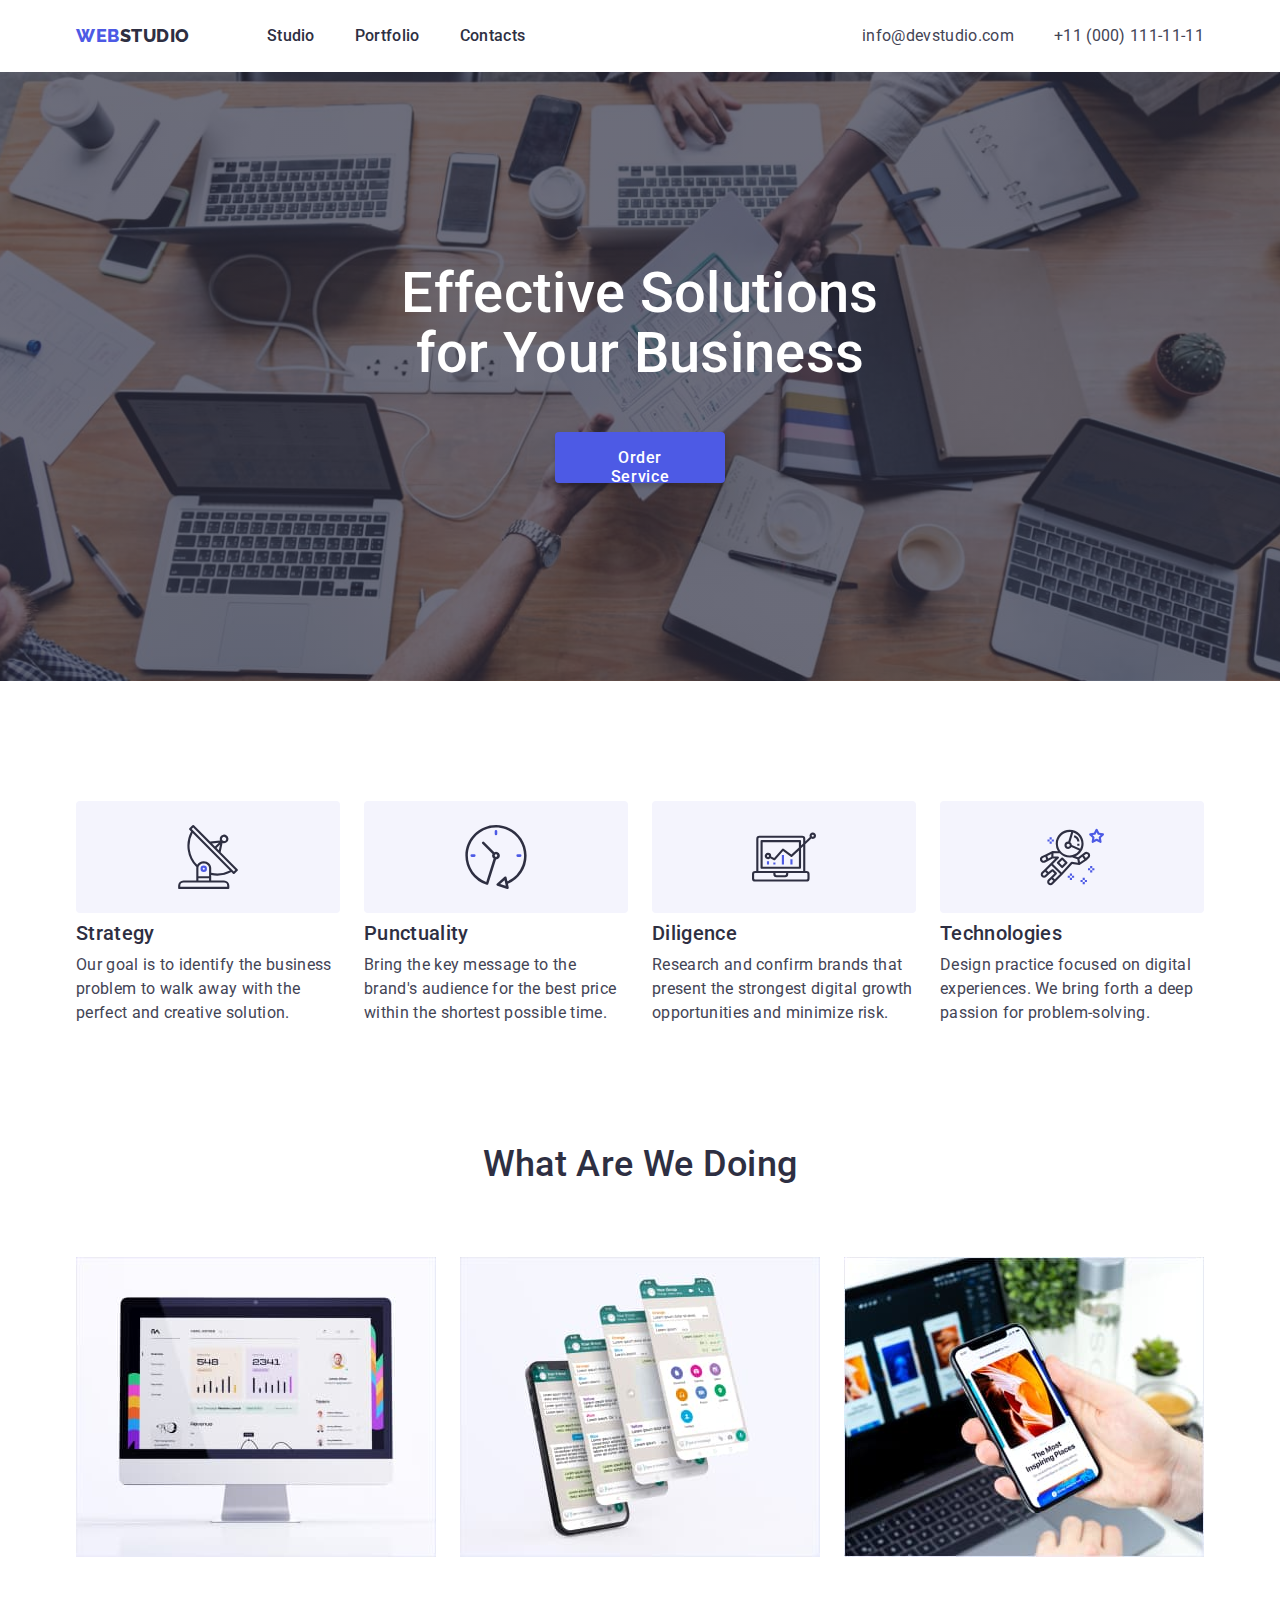
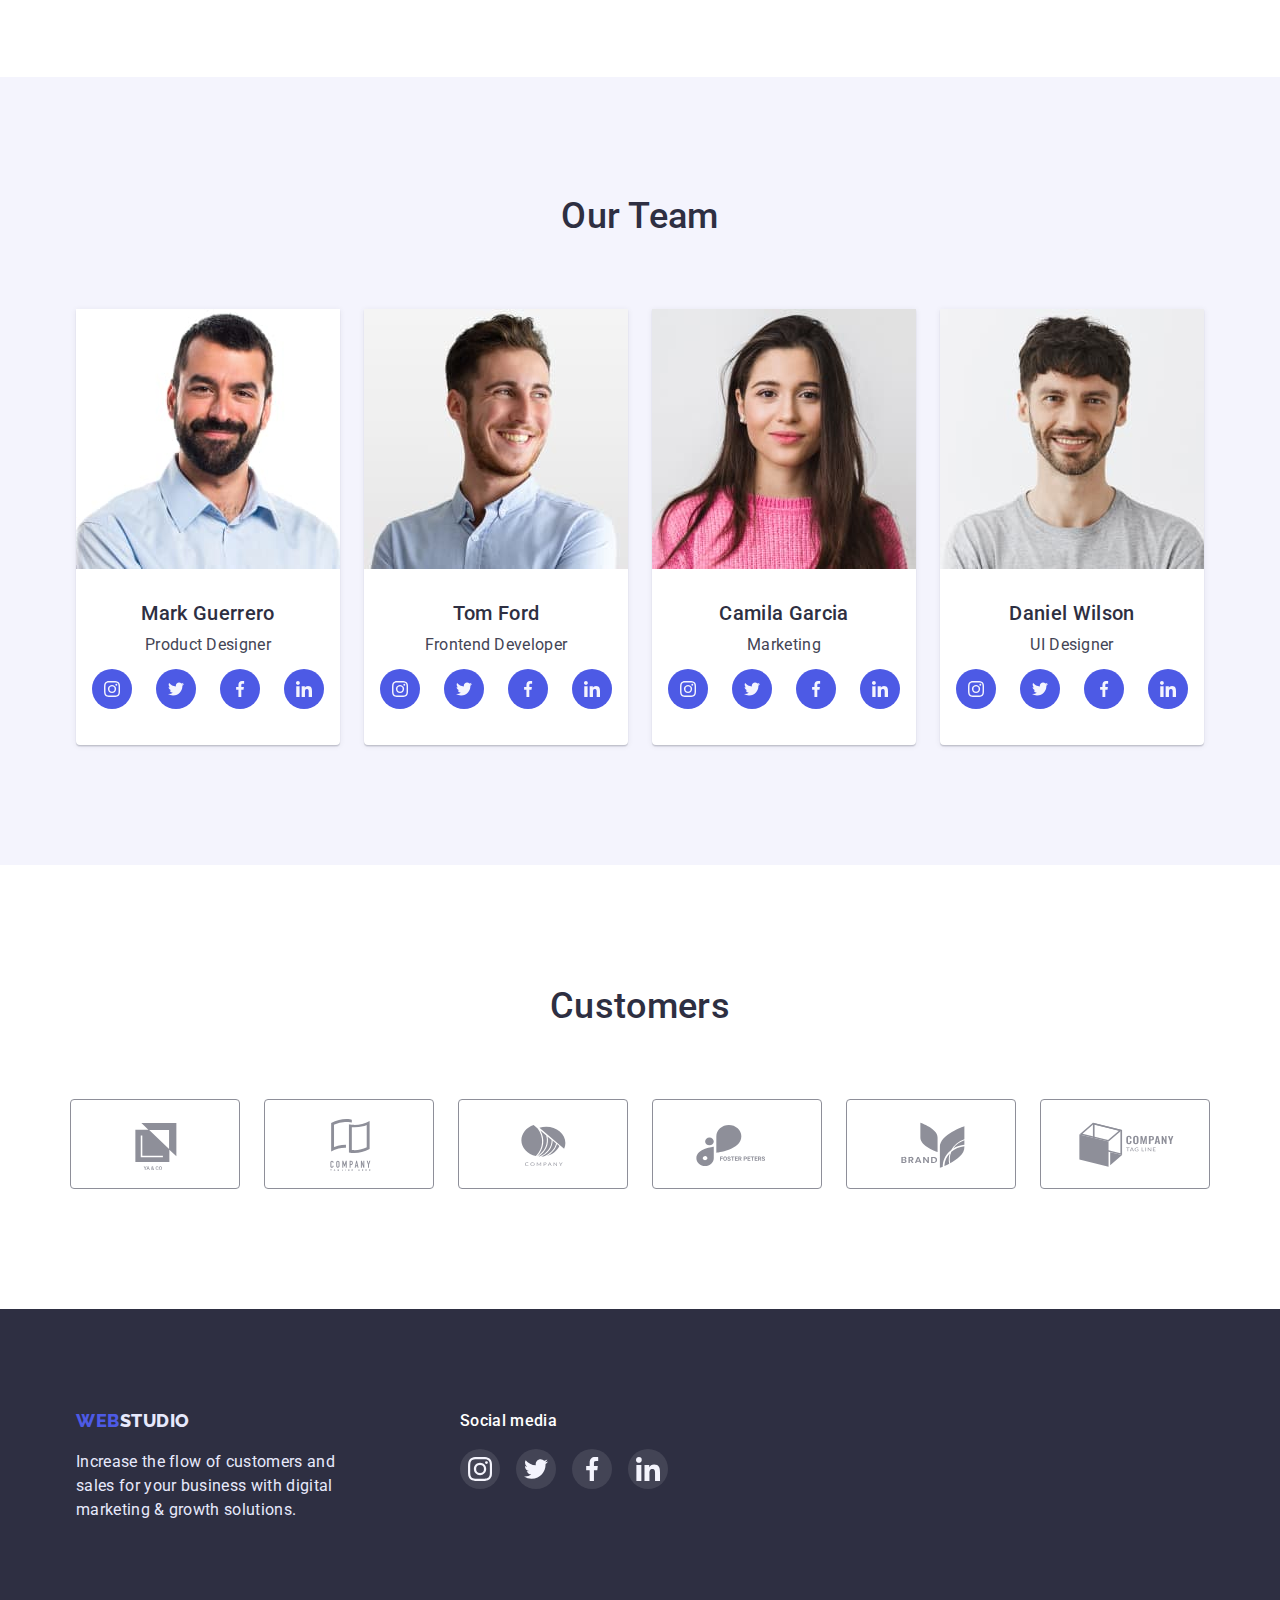
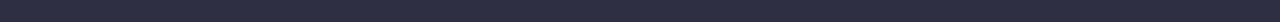
<file: index.html>
<!DOCTYPE html>
<html lang="en">
  <head>
    <meta charset="UTF-8" />
    <meta http-equiv="X-UA-Compatible" content="IE=edge" />
    <meta name="viewport" content="width=device-width, initial-scale=1.0" />
    <title lang="uk">Студія</title>
    <link rel="preconnect" href="https://fonts.googleapis.com" />
    <link rel="preconnect" href="https://fonts.gstatic.com" crossorigin />
    <link
      href="https://fonts.googleapis.com/css2?family=Raleway:wght@700&family=Roboto:wght@400;500;700;900&display=swap"
      rel="stylesheet"
    />
    <link
      rel="stylesheet"
      href="https://cdn.jsdelivr.net/npm/modern-normalize@1.1.0/modern-normalize.min.css"
    />
    <link rel="stylesheet" href="./CSS/styless.css" />
  </head>
  <body>
    <!-- site header -->
    <header class="header">
      <!-- navigation -->
      <div class="conteiner main-nav">
        <nav class="main-nav">
          <!-- logo -->
          <a href="./index.html" class="logo">
            <span class="logo-web">Web</span>Studio
          </a>
          <ul class="site-nav list">
            <li class="item"><a href="./index.html" class="link">Studio</a></li>
            <li class="item">
              <a href="./portfolio.html" class="link">Portfolio</a>
            </li>
            <li class="item"><a href="" class="link">Contacts</a></li>
          </ul>
        </nav>
        <!-- contacts -->
        <ul class="contacts list">
          <li class="item">
            <a href="mailto:info@devstudio.com" class="contact"
              >info@devstudio.com</a
            >
          </li>
          <li class="item">
            <a href="tel:+110001111111" class="contact">+11 (000) 111-11-11</a>
          </li>
        </ul>
      </div>
    </header>
    <!-- main content -->
    <main>
      <!-- hero -->
      <section class="hero">
        <div class="conteiner">
          <h1 class="hero-title">Effective Solutions for Your Business</h1>
          <button type="button" class="button primary">Order Service</button>
        </div>
      </section>
      <!-- list of features -->
      <section class="section-feature">
        <div class="conteiner">
          <h2 class="visually-hidden">List of features</h2>
          <ul class="feature list">
            <li class="item feature-item">
              <div class="feature-box-icon">
                <svg class="feature-icon" width="64" height="64">
                  <use href="./images/icons.svg#antenna"></use>
                </svg>
              </div>
              <h3 class="future-page">Strategy</h3>
              <p class="feature-text">
                Our goal is to identify the business problem to walk away with
                the perfect and creative solution.
              </p>
            </li>
            <li class="item feature-item">
              <div class="feature-box-icon">
                <svg class="feature-icon" width="64" height="64">
                  <use href="./images/icons.svg#clock"></use>
                </svg>
              </div>
              <h3 class="future-page">Punctuality</h3>
              <p class="feature-text">
                Bring the key message to the brand's audience for the best price
                within the shortest possible time.
              </p>
            </li>
            <li class="item feature-item">
              <div class="feature-box-icon">
                <svg class="feature-icon" width="64" height="64">
                  <use href="./images/icons.svg#diagram"></use>
                </svg>
              </div>
              <h3 class="future-page">Diligence</h3>
              <p class="feature-text">
                Research and confirm brands that present the strongest digital
                growth opportunities and minimize risk.
              </p>
            </li>
            <li class="item feature-item">
              <div class="feature-box-icon">
                <svg class="feature-icon" width="64" height="64">
                  <use href="./images/icons.svg#astronaut"></use>
                </svg>
              </div>
              <h3 class="future-page">Technologies</h3>
              <p class="feature-text">
                Design practice focused on digital experiences. We bring forth a
                deep passion for problem-solving.
              </p>
            </li>
          </ul>
        </div>
      </section>
      <!-- wot we do -->
      <section class="section-doing">
        <div class="conteiner">
          <h2 class="section-page">What are we doing</h2>
          <ul class="work list">
            <li class="item">
              <img
                src="./images/img-1.jpg"
                alt="Laptop applications"
                width="360"
                height="300"
              />
            </li>
            <li class="item">
              <img
                src="./images/img-2.jpg"
                alt="Smartphone applications"
                width="360"
                height="300"
              />
            </li>
            <li class="item">
              <img
                src="./images/img-3.jpg"
                alt="Web design"
                width="360"
                height="300"
              />
            </li>
          </ul>
        </div>
      </section>
      <!-- our team -->
      <section class="our-team">
        <div class="conteiner">
          <h2 class="section-page">Our Team</h2>
          <ul class="team list">
            <li class="item-foto">
              <img
                src="./images/foto-1.jpg"
                alt="foto Mark Guerrero"
                width="264"
                height="260"
              />
              <div class="team-content">
                <h3 class="team-page">Mark Guerrero</h3>
                <p class="team-text">Product Designer</p>
                <ul class="social-list list">
                  <li class="social-item">
                    <a href="" class="social-link">
                      <svg
                        aria-label="instagram"
                        class="social-icon"
                        width="16"
                        height="16"
                      >
                        <use href="./images/icons.svg#instagram"></use>
                      </svg>
                    </a>
                  </li>
                  <li class="social-item">
                    <a href="" class="social-link">
                      <svg
                        aria-label="twitter"
                        class="social-icon"
                        width="16"
                        height="16"
                      >
                        <use href="./images/icons.svg#twitter"></use>
                      </svg>
                    </a>
                  </li>
                  <li class="social-item">
                    <a href="" class="social-link">
                      <svg
                        aria-label="facebook"
                        class="social-icon"
                        width="16"
                        height="16"
                      >
                        <use href="./images/icons.svg#facebook"></use>
                      </svg>
                    </a>
                  </li>
                  <li class="social-item">
                    <a href="" class="social-link">
                      <svg
                        aria-label="linkedin"
                        class="social-icon"
                        width="16"
                        height="16"
                      >
                        <use href="./images/icons.svg#linkedin"></use>
                      </svg>
                    </a>
                  </li>
                </ul>
              </div>
            </li>
            <li class="item-foto">
              <img
                src="./images/foto-2.jpg"
                alt="foto Tom Ford"
                width="264"
                height="260"
              />
              <div class="team-content">
                <h3 class="team-page">Tom Ford</h3>
                <p class="team-text">Frontend Developer</p>
                <ul class="social-list list">
                  <li class="social-item">
                    <a href="" class="social-link">
                      <svg
                        aria-label="instagram"
                        class="social-icon"
                        width="16"
                        height="16"
                      >
                        <use href="./images/icons.svg#instagram"></use>
                      </svg>
                    </a>
                  </li>
                  <li class="social-item">
                    <a href="" class="social-link">
                      <svg
                        aria-label="twitter"
                        class="social-icon"
                        width="16"
                        height="16"
                      >
                        <use href="./images/icons.svg#twitter"></use>
                      </svg>
                    </a>
                  </li>
                  <li class="social-item">
                    <a href="" class="social-link">
                      <svg
                        aria-label="facebook"
                        class="social-icon"
                        width="16"
                        height="16"
                      >
                        <use href="./images/icons.svg#facebook"></use>
                      </svg>
                    </a>
                  </li>
                  <li class="social-item">
                    <a href="" class="social-link">
                      <svg
                        aria-label="linkedin"
                        class="social-icon"
                        width="16"
                        height="16"
                      >
                        <use href="./images/icons.svg#linkedin"></use>
                      </svg>
                    </a>
                  </li>
                </ul>
              </div>
            </li>
            <li class="item-foto">
              <img
                src="./images/foto-3.jpg"
                alt="foto Camila Garcia"
                width="264"
                height="260"
              />
              <div class="team-content">
                <h3 class="team-page">Camila Garcia</h3>
                <p class="team-text">Marketing</p>
                <ul class="social-list list">
                  <li class="social-item">
                    <a href="" class="social-link">
                      <svg
                        aria-label="instagram"
                        class="social-icon"
                        width="16"
                        height="16"
                      >
                        <use href="./images/icons.svg#instagram"></use>
                      </svg>
                    </a>
                  </li>
                  <li class="social-item">
                    <a href="" class="social-link">
                      <svg
                        aria-label="twitter"
                        class="social-icon"
                        width="16"
                        height="16"
                      >
                        <use href="./images/icons.svg#twitter"></use>
                      </svg>
                    </a>
                  </li>
                  <li class="social-item">
                    <a href="" class="social-link">
                      <svg
                        aria-label="facebook"
                        class="social-icon"
                        width="16"
                        height="16"
                      >
                        <use href="./images/icons.svg#facebook"></use>
                      </svg>
                    </a>
                  </li>
                  <li class="social-item">
                    <a href="" class="social-link">
                      <svg
                        aria-label="linkedin"
                        class="social-icon"
                        width="16"
                        height="16"
                      >
                        <use href="./images/icons.svg#linkedin"></use>
                      </svg>
                    </a>
                  </li>
                </ul>
              </div>
            </li>
            <li class="item-foto">
              <img
                src="./images/foto-4.jpg"
                alt="foto Daniel Wilson"
                width="264"
                height="260"
              />
              <div class="team-content">
                <h3 class="team-page">Daniel Wilson</h3>
                <p class="team-text">UI Designer</p>
                <ul class="social-list list">
                  <li class="social-item">
                    <a href="" class="social-link">
                      <svg
                        aria-label="instagram"
                        class="social-icon"
                        width="16"
                        height="16"
                      >
                        <use href="./images/icons.svg#instagram"></use>
                      </svg>
                    </a>
                  </li>
                  <li class="social-item">
                    <a href="" class="social-link">
                      <svg
                        aria-label="twitter"
                        class="social-icon"
                        width="16"
                        height="16"
                      >
                        <use href="./images/icons.svg#twitter"></use>
                      </svg>
                    </a>
                  </li>
                  <li class="social-item">
                    <a href="" class="social-link">
                      <svg
                        aria-label="facebook"
                        class="social-icon"
                        width="16"
                        height="16"
                      >
                        <use href="./images/icons.svg#facebook"></use>
                      </svg>
                    </a>
                  </li>
                  <li class="social-item">
                    <a href="" class="social-link">
                      <svg
                        aria-label="linkedin"
                        class="social-icon"
                        width="16"
                        height="16"
                      >
                        <use href="./images/icons.svg#linkedin"></use>
                      </svg>
                    </a>
                  </li>
                </ul>
              </div>
            </li>
          </ul>
        </div>
      </section>
      <!-- Customers -->
      <section class="customers">
        <div class="conteiner">
          <h2 class="customers-peage">Customers</h2>
          <ul class="customers-list list">
            <li class="customer-item">
              <a href="" class="customer-link">
                <svg class="customer-logo" width="104" height="56">
                  <use href="./images/icons.svg#logo1"></use>
                </svg>
              </a>
            </li>
            <li>
              <a href="" class="customer-link">
                <svg class="customer-logo" width="104" height="56">
                  <use href="./images/icons.svg#logo2"></use>
                </svg>
              </a>
            </li>
            <li>
              <a href="" class="customer-link">
                <svg class="customer-logo" width="104" height="56">
                  <use href="./images/icons.svg#logo3"></use>
                </svg>
              </a>
            </li>
            <li>
              <a href="" class="customer-link">
                <svg class="customer-logo" width="104" height="56">
                  <use href="./images/icons.svg#logo4"></use>
                </svg>
              </a>
            </li>
            <li>
              <a href="" class="customer-link">
                <svg class="customer-logo" width="104" height="56">
                  <use href="./images/icons.svg#logo5"></use>
                </svg>
              </a>
            </li>
            <li>
              <a href="" class="customer-link">
                <svg class="customer-logo" width="104" height="56">
                  <use href="./images/icons.svg#logo6"></use>
                </svg>
              </a>
            </li>
          </ul>
        </div>
      </section>
    </main>
    <!-- footer -->
    <footer class="footer">
      <div class="conteiner footer-box">
        <div class="logo-footer-box">
          <a href="/" class="logo"> <span class="logo-web">Web</span>Studio </a>
          <p class="footer-text">
            Increase the flow of customers and sales for your business with
            digital marketing & growth solutions.
          </p>
        </div>
        <div class="social-footer-box">
          <p class="social-media-footer">Social media</p>
          <ul class="social-list-footer list">
            <li class="social-item-footer">
              <a href="" class="social-link-footer">
                <svg
                  aria-label="instagram"
                  class="social-icon-footer"
                  width="24"
                  height="24"
                >
                  <use href="./images/icons.svg#instagram"></use>
                </svg>
              </a>
            </li>
            <li class="social-item-footer">
              <a href="" class="social-link-footer">
                <svg
                  aria-label="twitter"
                  class="social-icon-footer"
                  width="24"
                  height="24"
                >
                  <use href="./images/icons.svg#twitter"></use>
                </svg>
              </a>
            </li>
            <li class="social-item-footer">
              <a href="" class="social-link-footer">
                <svg
                  aria-label="facebook"
                  class="social-icon-footer"
                  width="24"
                  height="24"
                >
                  <use href="./images/icons.svg#facebook"></use>
                </svg>
              </a>
            </li>
            <li class="social-item-footer">
              <a href="" class="social-link-footer">
                <svg
                  aria-label="linkedin"
                  class="social-icon-footer"
                  width="24"
                  height="24"
                >
                  <use href="./images/icons.svg#linkedin"></use>
                </svg>
              </a>
            </li>
          </ul>
        </div>
      </div>
    </footer>
  </body>
</html>
</file>
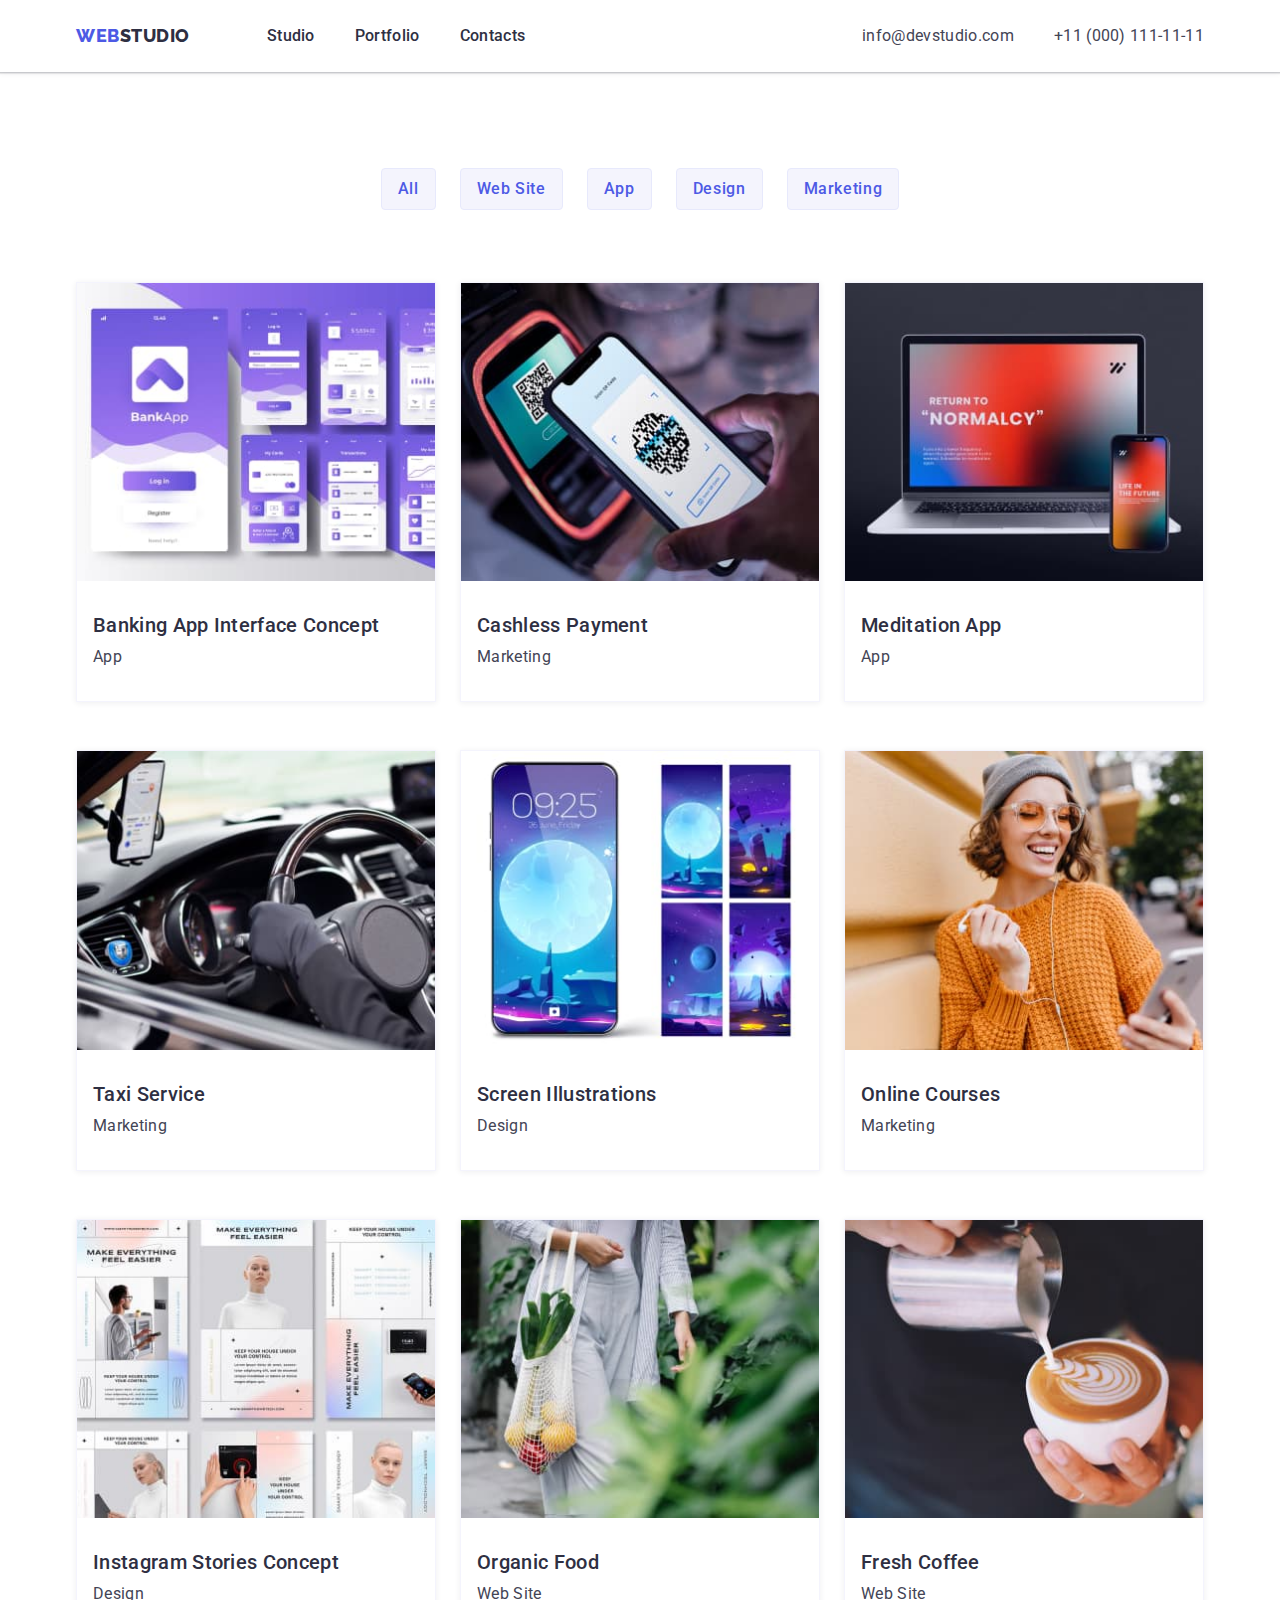
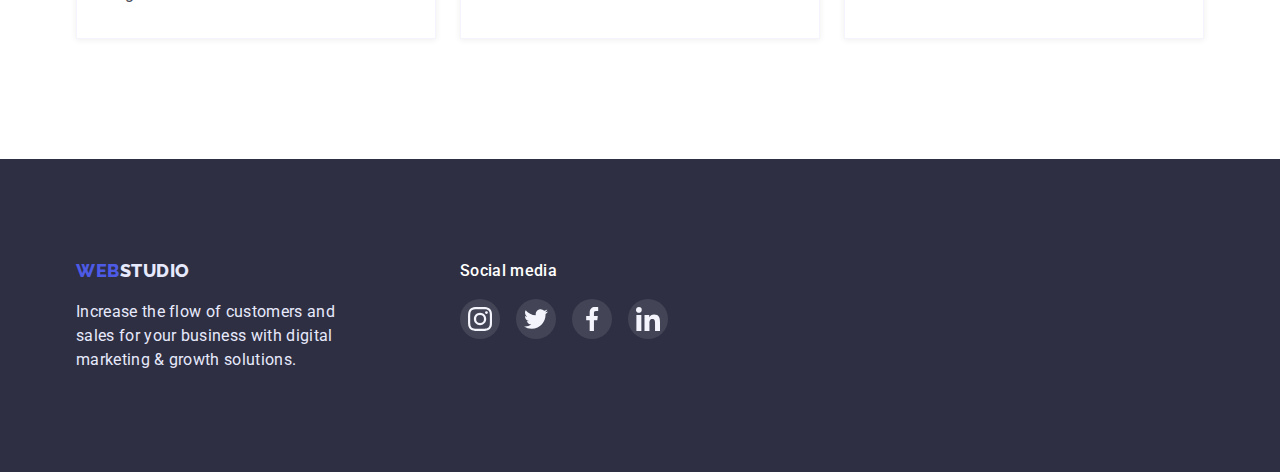
<file: portfolio.html>
<!DOCTYPE html>
<html lang="en">
  <head>
    <meta charset="UTF-8" />
    <meta http-equiv="X-UA-Compatible" content="IE=edge" />
    <meta name="viewport" content="width=device-width, initial-scale=1.0" />
    <title lang="uk">Портфоліо</title>
    <link rel="preconnect" href="https://fonts.googleapis.com" />
    <link rel="preconnect" href="https://fonts.gstatic.com" crossorigin />
    <link
      href="https://fonts.googleapis.com/css2?family=Raleway:wght@700&family=Roboto:wght@400;500;700;900&display=swap"
      rel="stylesheet"
    />
    <link
      rel="stylesheet"
      href="https://cdn.jsdelivr.net/npm/modern-normalize@1.1.0/modern-normalize.min.css"
    />
    <link rel="stylesheet" href="./CSS/styless.css" />
  </head>
  <body>
    <!-- site header -->
    <header class="header">
      <!-- navigation -->
      <div class="conteiner main-nav">
        <nav class="main-nav">
          <!-- logo -->
          <a href="./index.html" class="logo">
            <span class="logo-web">Web</span>Studio
          </a>
          <ul class="site-nav list">
            <li class="item"><a href="./index.html" class="link">Studio</a></li>
            <li class="item">
              <a href="./portfolio.html" class="link">Portfolio</a>
            </li>
            <li class="item"><a href="" class="link">Contacts</a></li>
          </ul>
        </nav>
        <!-- contacts -->
        <ul class="contacts list">
          <li class="item">
            <a href="mailto:info@devstudio.com" class="contact"
              >info@devstudio.com</a
            >
          </li>
          <li class="item">
            <a href="tel:+110001111111" class="contact">+11 (000) 111-11-11</a>
          </li>
        </ul>
      </div>
    </header>
    <!-- main content -->
    <main>
      <section class="section-main">
        <div class="conteiner">
          <h1 class="visually-hidden">Portfolio</h1>
          <!-- filters -->
          <ul class="buttons list">
            <li class="item">
              <button type="button" class="button secondary">All</button>
            </li>
            <li class="item">
              <button type="button" class="button secondary">Web Site</button>
            </li>
            <li class="item">
              <button type="button" class="button secondary">App</button>
            </li>
            <li class="item">
              <button type="button" class="button secondary">Design</button>
            </li>
            <li class="item">
              <button type="button" class="button secondary">Marketing</button>
            </li>
          </ul>
        </div>
        <div class="conteiner">
          <!-- cards -->
          <ul class="cards list">
            <li class="item">
              <article>
                <a href="" class="link">
                  <div class="card-thumb">
                    <img
                      src="./images/p-img-1.jpg"
                      alt="an example of a banking app"
                      width="360"
                      height="300"
                    />
                  </div>
                  <div class="card-content">
                    <h2 class="card-page">Banking App Interface Concept</h2>
                    <p class="card-text">App</p>
                  </div>
                </a>
              </article>
            </li>
            <li class="item">
              <article>
                <a href="" class="link">
                  <div class="card-thumb">
                    <img
                      src="./images/p-img-2.jpg"
                      alt="example of cashless payment"
                      width="360"
                      height="300"
                    />
                  </div>
                  <div class="card-content">
                    <h2 class="card-page">Cashless Payment</h2>
                    <p class="card-text">Marketing</p>
                  </div>
                </a>
              </article>
            </li>
            <li class="item">
              <article>
                <a href="" class="link">
                  <div class="card-thumb">
                    <img
                      src="./images/p-img-3.jpg"
                      alt="an example of a meditation app"
                      width="360"
                      height="300"
                    />
                  </div>
                  <div class="card-content">
                    <h2 class="card-page">Meditation App</h2>
                    <p class="card-text">App</p>
                  </div>
                </a>
              </article>
            </li>
            <li class="item">
              <article>
                <a href="" class="link">
                  <div class="card-thumb">
                    <img
                      src="./images/p-img-4.jpg"
                      alt="an example of a taxi service"
                      width="360"
                      height="300"
                    />
                  </div>
                  <div class="card-content">
                    <h2 class="card-page">Taxi Service</h2>
                    <p class="card-text">Marketing</p>
                  </div>
                </a>
              </article>
            </li>
            <li class="item">
              <article>
                <a href="" class="link">
                  <div class="card-thumb">
                    <img
                      src="./images/p-img-5.jpg"
                      alt="an example of phone screen design"
                      width="360"
                      height="300"
                    />
                  </div>
                  <div class="card-content">
                    <h2 class="card-page">Screen Illustrations</h2>
                    <p class="card-text">Design</p>
                  </div>
                </a>
              </article>
            </li>
            <li class="item">
              <article>
                <a href="" class="link">
                  <div class="card-thumb">
                    <img
                      src="./images/p-img-6.jpg"
                      alt="girl with headphones and phone"
                      width="360"
                      height="300"
                    />
                  </div>
                  <div class="card-content">
                    <h2 class="card-page">Online Courses</h2>
                    <p class="card-text">Marketing</p>
                  </div>
                </a>
              </article>
            </li>
            <li class="item">
              <article>
                <a href="" class="link">
                  <div class="card-thumb">
                    <img
                      src="./images/p-img-7.jpg"
                      alt="an example of Instagram stories"
                      width="360"
                      height="300"
                    />
                  </div>
                  <div class="card-content">
                    <h2 class="card-page">Instagram Stories Concept</h2>
                    <p class="card-text">Design</p>
                  </div>
                </a>
              </article>
            </li>
            <li class="item">
              <article>
                <a href="" class="link">
                  <div class="card-thumb">
                    <img
                      src="./images/p-img-8.jpg"
                      alt="vegetables and fruits in a bag"
                      width="360"
                      height="300"
                    />
                  </div>
                  <div class="card-content">
                    <h2 class="card-page">Organic Food</h2>
                    <p class="card-text">Web Site</p>
                  </div>
                </a>
              </article>
            </li>
            <li class="item">
              <article>
                <a href="" class="link">
                  <div class="card-thumb">
                    <img
                      src="./images/p-img-9.jpg"
                      alt="the barista makes coffee"
                      width="360"
                      height="300"
                    />
                  </div>
                  <div class="card-content">
                    <h2 class="card-page">Fresh Coffee</h2>
                    <p class="card-text">Web Site</p>
                  </div>
                </a>
              </article>
            </li>
          </ul>
        </div>
      </section>
    </main>
    <!-- footer -->
    <footer class="footer">
      <div class="conteiner footer-box">
        <div class="logo-footer-box">
          <a href="/" class="logo"> <span class="logo-web">Web</span>Studio </a>
          <p class="footer-text">
            Increase the flow of customers and sales for your business with
            digital marketing & growth solutions.
          </p>
        </div>
        <div class="social-footer-box">
          <p class="social-media-footer">Social media</p>
          <ul class="social-list-footer list">
            <li class="social-item-footer">
              <a href="" class="social-link-footer">
                <svg
                  aria-label="instagram"
                  class="social-icon-footer"
                  width="24"
                  height="24"
                >
                  <use href="./images/icons.svg#instagram"></use>
                </svg>
              </a>
            </li>
            <li class="social-item-footer">
              <a href="" class="social-link-footer">
                <svg
                  aria-label="twitter"
                  class="social-icon-footer"
                  width="24"
                  height="24"
                >
                  <use href="./images/icons.svg#twitter"></use>
                </svg>
              </a>
            </li>
            <li class="social-item-footer">
              <a href="" class="social-link-footer">
                <svg
                  aria-label="facebook"
                  class="social-icon-footer"
                  width="24"
                  height="24"
                >
                  <use href="./images/icons.svg#facebook"></use>
                </svg>
              </a>
            </li>
            <li class="social-item-footer">
              <a href="" class="social-link-footer">
                <svg
                  aria-label="linkedin"
                  class="social-icon-footer"
                  width="24"
                  height="24"
                >
                  <use href="./images/icons.svg#linkedin"></use>
                </svg>
              </a>
            </li>
          </ul>
        </div>
      </div>
    </footer>
  </body>
</html>
</file>
<file: CSS/styless.css>
:root {
    --dark-color: #2E2F42;
    --text-color: #434455;
    --primary-brend-color: #4D5AE5;
    --withe-color: #FFFFFF;
    --accent-color: #E7E9FC;
    --light-color: #F4F4FD;
}

h1, h2, h3, p {
    margin-top: 0;
    margin-bottom: 0;
}

ul {
    margin-top: 0;
    margin-bottom: 0;
    padding-left: 0;
}

body {
    color: var(--text-color);
    background-color: var(--withe-color);
    font-family: Roboto, sans-serif;
    font-size: 16px;
    line-height: 1.5;
    letter-spacing: 0.02em;
}

img {
    display: block;
    max-width: 100%;
    height: auto;
}

.list {
    list-style: none;
} 

.conteiner {
    width: 1158px;
    padding-left: 15px;
    padding-right: 15px;
    margin: 0 auto;
}

/* Marking Logo */
.logo {
    margin-right: 77px;

    color: var(--dark-color);
    text-transform: uppercase;
    text-decoration: none;
    font-family: Raleway, sans-serif;
    font-weight: 800;
    font-size: 18px;
    line-height: 1.33;
    letter-spacing: 0.03em;
}

.logo-web {
    color: var(--primary-brend-color);
}

/* Marking Navigation */
.header {
    box-shadow:
    0px 2px 1px rgba(46, 47, 66, 0.08),
    0px 1px 1px rgba(46, 47, 66, 0.16),
    0px 1px 6px rgba(46, 47, 66, 0.08);
}
.main-nav {
    display: flex;
    align-items: center;
}
.site-nav {
    display: flex;
    font-weight: 500;
}

.site-nav .item:not(:last-child) {
    margin-right: 40px;
}

.site-nav .link {
    display: block;
    padding-top: 24px;
    padding-bottom: 24px;

    color: var(--dark-color);
    text-decoration: none;
}
.site-nav .link:hover,
.site-nav .link:focus {
    color: var(--primary-brend-color);
}

/* Marking Contakts */
.contacts {
    display: flex;
    margin-left: auto;
}

.contacts .item:not(:last-child) {
    margin-right: 40px;
}

.contact {
    padding-top: 24px;
    padding-bottom: 24px;

    color: inherit;
    text-decoration: none;
}
.contact:hover, .contact:focus {
    color: var(--primary-brend-color);
}

/* Marking Hero */
.hero {
    padding-top: 192px;
    padding-bottom: 192px;

    max-width: 1440;
    min-height: 603;
    margin-left: auto;
    margin-right: auto;
    background-image: linear-gradient(rgba(46, 47, 66, 0.7), rgba(46, 47, 66, 0.7)), url(../images/people-office.jpg);
    background-repeat: no-repeat;
    background-position: center;
    background-size: cover;

    background-color: var(--dark-color);
    text-align: center;
}
.hero-title {
    margin-bottom: 48px;
    width: 492px;
    margin-left: auto;
    margin-right: auto;

    color: var(--withe-color);
    font-weight: 500;
    font-size: 56px;
    line-height: 1.07;
}

/* Marking Button */
.button.primary {
    box-shadow: 0px 4px 4px rgba(0, 0, 0, 0.15);
    border: none;
    border-radius: 4px;
    width: 170px;
    height: 51px;
    padding: 16px 32px;

    cursor: pointer;
    color: var(--withe-color);
    background-color: var(--primary-brend-color);
    font-family: Roboto, sans-serif;
    font-weight: 500;
    font-size: 16px;
    line-height: 1.19;
    text-align: center;
    letter-spacing: 0.04em;
}
.button.primary:hover,
.button.primary:focus {
    background: #404BBF;
    box-shadow: 
    0px 1px 6px rgba(46, 47, 66, 0.08),
    0px 1px 1px rgba(46, 47, 66, 0.16),
    0px 2px 1px rgba(46, 47, 66, 0.08);
}

/* Marking Features */
.section-feature {
    padding-top: 120px;
    padding-bottom: 120px;
}
.feature {
    display: flex;
    gap: 0 24px;
}

.feature-item {
    flex-basis: calc((100% - 72px) / 4);
}

.future-page {
    margin-bottom: 8px;

    color: var(--dark-color);
    font-weight: 500;
    font-size: 20px;
    line-height: 1.2;
}
.feature-box-icon {
    padding: 24px 100px;
    margin-bottom: 8px;
    width: 264px;
    height: 112px;
    border-radius: 4px;
    background-color: #F4F4FD;
}
.feature-icon {
    fill: var(--light-color);
}

.visually-hidden {
    position: absolute;
    width: 1px;
    height: 1px;
    margin: -1px;
    border: 0;
    padding: 0;
    white-space: nowrap;
    clip-path: inset(100%);
    clip: rect(0 0 0 0);
    overflow: hidden;
}

/* Marking Wot We Do */
.section-doing {
    padding-bottom: 120px;
}
.section-page {
    margin-bottom: 72px;

    color: var(--dark-color);
    font-weight: 500;
    font-size: 36px;
    line-height: 1.11;
    text-align: center;
    text-transform: capitalize;
}

.work {
    display: flex;
}

.work .item:not(:last-child) {
    margin-right: 24px;
}

/* Markinf Our Team */
.team {
    display: flex;
}

.team .item-foto:not(:last-child) {
    margin-right: 24px;
}

.item-foto {
    box-shadow:
    0px 1px 6px rgba(46, 47, 66, 0.08),
    0px 1px 1px rgba(46, 47, 66, 0.16),
    0px 2px 1px rgba(46, 47, 66, 0.08);
    border-radius: 0px 0px 4px 4px;
    background-color: var(--withe-color);
}

.our-team{
    padding-top: 120px;
    padding-bottom: 120px;
    
    background-color: var(--light-color);
}

.team-content {
    padding: 32px 16px;
}

.team-page {
    color: var(--dark-color);
    font-weight: 500;
    font-size: 20px;
    line-height: 1.2;
    text-align: center;
}
.team-text {
    text-align: center;
    margin-bottom: 8px;
    margin-top: 8px;
}
.social-list {
    display: flex;
    justify-content: center;
    gap: 24px;
    padding: 4px 0px;
}
.social-link {
    display: flex;
    justify-content: center;
    align-items: center;
    width: 40px;
    height: 40px;
    border-radius: 50%;
    background-color: var(--primary-brend-color);
}
.social-link:hover,
.social-link:focus {
    background-color: #31D0AA;
}
.social-icon {
    fill: var(--light-color);
}

/* Marking Customers */
.customers {
    padding-top: 120px;
    padding-bottom: 120px;
}
.customers-peage {
    margin-bottom: 72px;
    color: var(--dark-color);
    font-weight: 500;
    font-size: 36px;
    line-height: 1.17;
    text-align: center;
}
.customers-list {
    display: flex;
    justify-content: center;
    gap: 24px;
}
.customer-link {
    display: flex;
    color: #8E8F99;
    border: 1px solid #8E8F99;
    border-radius: 4px;
}

.customer-logo {
    fill: currentColor;
    
    padding: 16px 32px;
    width: 168px;
    height: 88px;
}
.customer-link:hover,
.customer-link:focus {
    color: var(--primary-brend-color);
    border: 1px solid var(--primary-brend-color);
    border-radius: 4px;
}

/* Marking Footer */
.footer-box {
    display: flex;
}
.footer {
    padding-top: 100px;
    padding-bottom: 100px;

    color: var(--accent-color);
    background-color: var(--dark-color);
}
.footer .logo {
    color: var(--accent-color);
}

.footer-text {
    width: 264px;
    margin-top: 16px;
}
.social-media-footer {
    margin-bottom: 16px;
    font-weight: 500;
    font-size: 16px;
    line-height: 1.5;
    letter-spacing: 0.02em;
    color: var(--withe-color);
}
.logo-footer-box {
    margin-right: 120px;
}
.social-list-footer {
    display: flex;
    justify-content: center;
    gap: 16px;
}

.social-link-footer {
    display: flex;
    justify-content: center;
    align-items: center;
    width: 40px;
    height: 40px;
    border-radius: 50%;
    background-color: rgba(255, 255, 255, 0.1);;
}

.social-link-footer:hover,
.social-link-footer:focus {
    background-color: #31D0AA;
}

.social-icon-footer {
    fill: var(--light-color);
}

/* MARKING PORTFOLIO */

.section-main {
    padding-top: 96px;
    padding-bottom: 120px;
}

.buttons {
    display: flex;
    justify-content: center;
    margin-bottom: 72px;
}

.buttons .item:not(:last-child) {
    margin-right: 24px;
}

.button.secondary {
    border: 1px solid var(--accent-color);
    border-radius: 4px;
    padding: 8px 16px;

    cursor: pointer;
    color: var(--primary-brend-color);
    background-color: var(--light-color);
    font-weight: 500;
    font-size: 16px;
    line-height: 1.5;
    align-items: center;
    text-align: center;
    letter-spacing: 0.04em;
}

.button.secondary:hover,
.button.secondary:focus {
    background: var(--primary-brend-color);
    color: var(--withe-color);
    border: 1px solid transparent;
    box-shadow: 
    0px 3px 1px rgba(0, 0, 0, 0.1),
    0px 2px 1px rgba(0, 0, 0, 0.08),
    0px 2px 2px rgba(0, 0, 0, 0.12);
}

/* Marking  Cards*/
.cards {
    display: flex;
    flex-wrap: wrap;
    margin-right: -24px;
    margin-bottom: -48px;
}

.cards .link {
    text-decoration: none;
    color: inherit;
}

.cards .item {
    flex-basis: calc(100% / 3 - 24px);
    margin-right: 24px;
    margin-bottom: 48px;
    border: 0.5px solid var(--light-color);
}

.card-page {
    margin-bottom: 8px;
    font-weight: 500;
    font-size: 20px;
    line-height: 1.2;
    color: var(--dark-color);
}

.card-content {
    padding: 32px 16px;
    background: var(--withe-color);
    
}
.cards .item {
    border: 0.5px solid var(--light-color);
    box-shadow: 0px 1px 6px rgba(46, 47, 66, 0.08);
}
.cards .item:hover,
.cards .item:focus {
    box-shadow: 
    0px 1px 6px rgba(46, 47, 66, 0.08),
    0px 1px 1px rgba(46, 47, 66, 0.16),
    0px 2px 1px rgba(46, 47, 66, 0.08);
}
</file>
